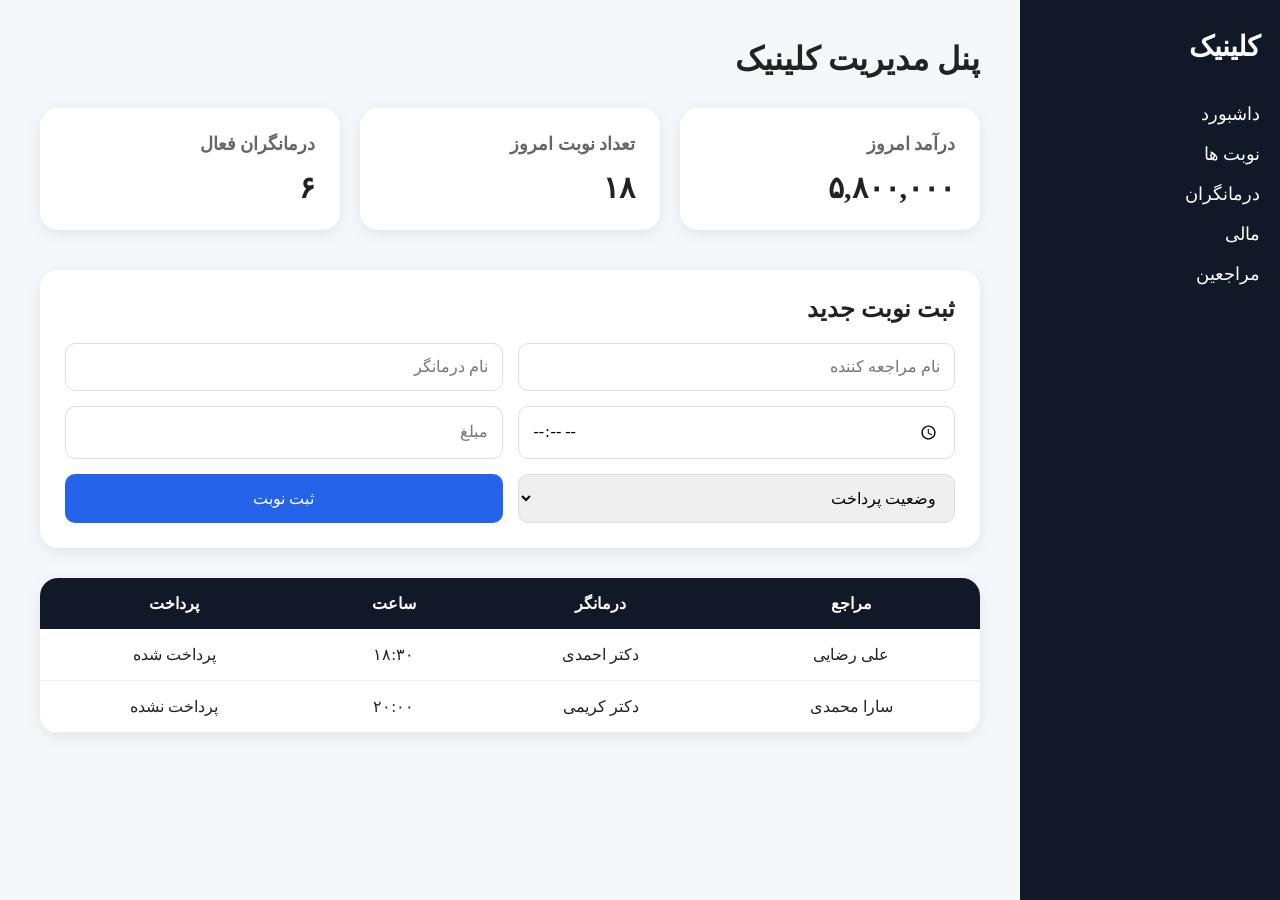
<file: templates/index.html>
<!DOCTYPE html>
<html lang="fa" dir="rtl">
<head>
  <meta charset="UTF-8">
  <meta name="viewport" content="width=device-width, initial-scale=1.0">
  <title>پنل مدیریت کلینیک</title>

  <style>
    *{
      margin:0;
      padding:0;
      box-sizing:border-box;
      font-family:tahoma;
    }

    body{
      background:#f5f7fb;
      color:#222;
    }

    .container{
      display:flex;
      min-height:100vh;
    }

    .sidebar{
      width:260px;
      background:#111827;
      color:white;
      padding:30px 20px;
    }

    .logo{
      font-size:28px;
      font-weight:bold;
      margin-bottom:40px;
    }

    .menu{
      list-style:none;
    }

    .menu li{
      margin-bottom:18px;
      font-size:18px;
      cursor:pointer;
    }

    .content{
      flex:1;
      padding:40px;
    }

    .top{
      display:flex;
      justify-content:space-between;
      align-items:center;
      margin-bottom:30px;
    }

    .title{
      font-size:32px;
      font-weight:bold;
    }

    .cards{
      display:grid;
      grid-template-columns:repeat(auto-fit,minmax(220px,1fr));
      gap:20px;
      margin-bottom:40px;
    }

    .card{
      background:white;
      border-radius:18px;
      padding:25px;
      box-shadow:0 4px 15px rgba(0,0,0,.08);
    }

    .card h3{
      margin-bottom:15px;
      color:#666;
      font-size:18px;
    }

    .card p{
      font-size:30px;
      font-weight:bold;
    }

    .form-box{
      background:white;
      padding:25px;
      border-radius:18px;
      box-shadow:0 4px 15px rgba(0,0,0,.08);
      margin-bottom:30px;
    }

    .form-box h2{
      margin-bottom:20px;
    }

    .form-grid{
      display:grid;
      grid-template-columns:1fr 1fr;
      gap:15px;
    }

    input,select{
      padding:14px;
      border-radius:10px;
      border:1px solid #ddd;
      font-size:16px;
    }

    button{
      background:#2563eb;
      color:white;
      border:none;
      padding:14px;
      border-radius:10px;
      font-size:16px;
      cursor:pointer;
    }

    table{
      width:100%;
      background:white;
      border-radius:18px;
      overflow:hidden;
      border-collapse:collapse;
      box-shadow:0 4px 15px rgba(0,0,0,.08);
    }

    table th{
      background:#111827;
      color:white;
      padding:16px;
    }

    table td{
      padding:16px;
      border-bottom:1px solid #eee;
      text-align:center;
    }

    @media(max-width:900px){
      .container{
        flex-direction:column;
      }

      .sidebar{
        width:100%;
      }

      .form-grid{
        grid-template-columns:1fr;
      }
    }

  </style>
</head>

<body>

<div class="container">

  <div class="sidebar">
    <div class="logo">کلینیک</div>

    <ul class="menu">
      <li>داشبورد</li>
      <li>نوبت ها</li>
      <li>درمانگران</li>
      <li>مالی</li>
      <li>مراجعین</li>
    </ul>
  </div>

  <div class="content">

    <div class="top">
      <div class="title">پنل مدیریت کلینیک</div>
    </div>

    <div class="cards">

      <div class="card">
        <h3>درآمد امروز</h3>
        <p>۵,۸۰۰,۰۰۰</p>
      </div>

      <div class="card">
        <h3>تعداد نوبت امروز</h3>
        <p>۱۸</p>
      </div>

      <div class="card">
        <h3>درمانگران فعال</h3>
        <p>۶</p>
      </div>

    </div>

    <div class="form-box">

      <h2>ثبت نوبت جدید</h2>

      <div class="form-grid">
        <input type="text" placeholder="نام مراجعه کننده">
        <input type="text" placeholder="نام درمانگر">
        <input type="time">
        <input type="number" placeholder="مبلغ">
        
        <select>
          <option>وضعیت پرداخت</option>
          <option>پرداخت شده</option>
          <option>پرداخت نشده</option>
        </select>

        <button>ثبت نوبت</button>
      </div>

    </div>

    <table>

      <thead>
        <tr>
          <th>مراجع</th>
          <th>درمانگر</th>
          <th>ساعت</th>
          <th>پرداخت</th>
        </tr>
      </thead>

      <tbody>

        <tr>
          <td>علی رضایی</td>
          <td>دکتر احمدی</td>
          <td>۱۸:۳۰</td>
          <td>پرداخت شده</td>
        </tr>

        <tr>
          <td>سارا محمدی</td>
          <td>دکتر کریمی</td>
          <td>۲۰:۰۰</td>
          <td>پرداخت نشده</td>
        </tr>

      </tbody>

    </table>

  </div>

</div>

</body>
</html>
</file>
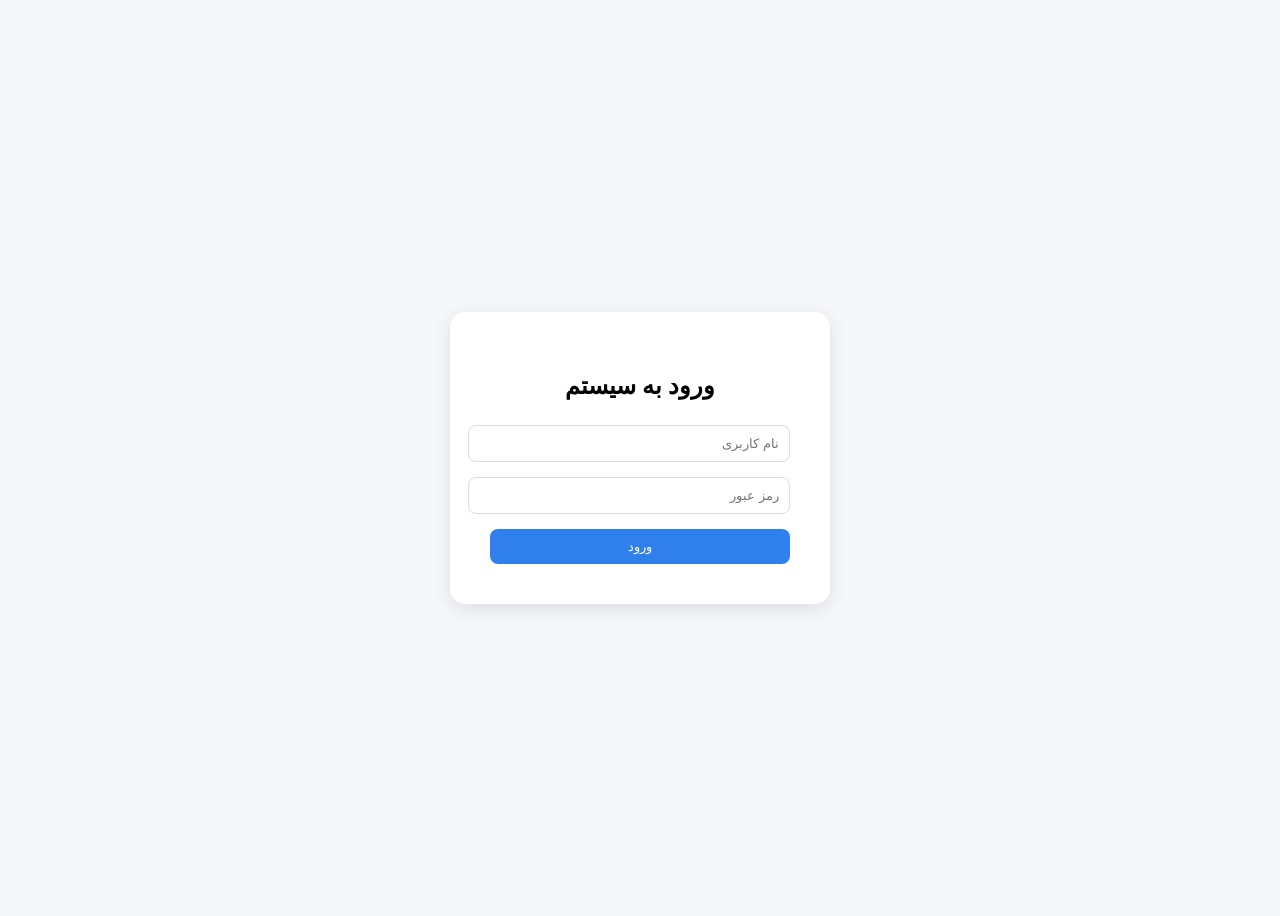
<file: templates/login.html>
<!DOCTYPE html>
<html lang="fa">

<head>
    <meta charset="UTF-8">
    <title>ورود به پنل کلینیک</title>

    <style>
        body {
            direction: rtl;
            font-family: Tahoma;
            background: #f5f7fb;
            display: flex;
            justify-content: center;
            align-items: center;
            height: 100vh;
        }

        .login-box {
            background: white;
            padding: 40px;
            border-radius: 15px;
            box-shadow: 0 5px 20px rgba(0,0,0,0.1);
            width: 300px;
            text-align: center;
        }

        h2 {
            margin-bottom: 25px;
        }

        input {
            width: 100%;
            padding: 10px;
            margin-bottom: 15px;
            border-radius: 8px;
            border: 1px solid #ddd;
        }

        button {
            width: 100%;
            padding: 10px;
            border: none;
            background: #2f80ed;
            color: white;
            border-radius: 8px;
            cursor: pointer;
        }

        button:hover {
            background: #1366d6;
        }
    </style>
</head>

<body>

    <div class="login-box">
        <h2>ورود به سیستم</h2>

        <form method="POST">

            <input type="text" name="username" placeholder="نام کاربری" required>

            <input type="password" name="password" placeholder="رمز عبور" required>

            <button type="submit">
                ورود
            </button>

        </form>
    </div>

</body>

</html>
</file>
